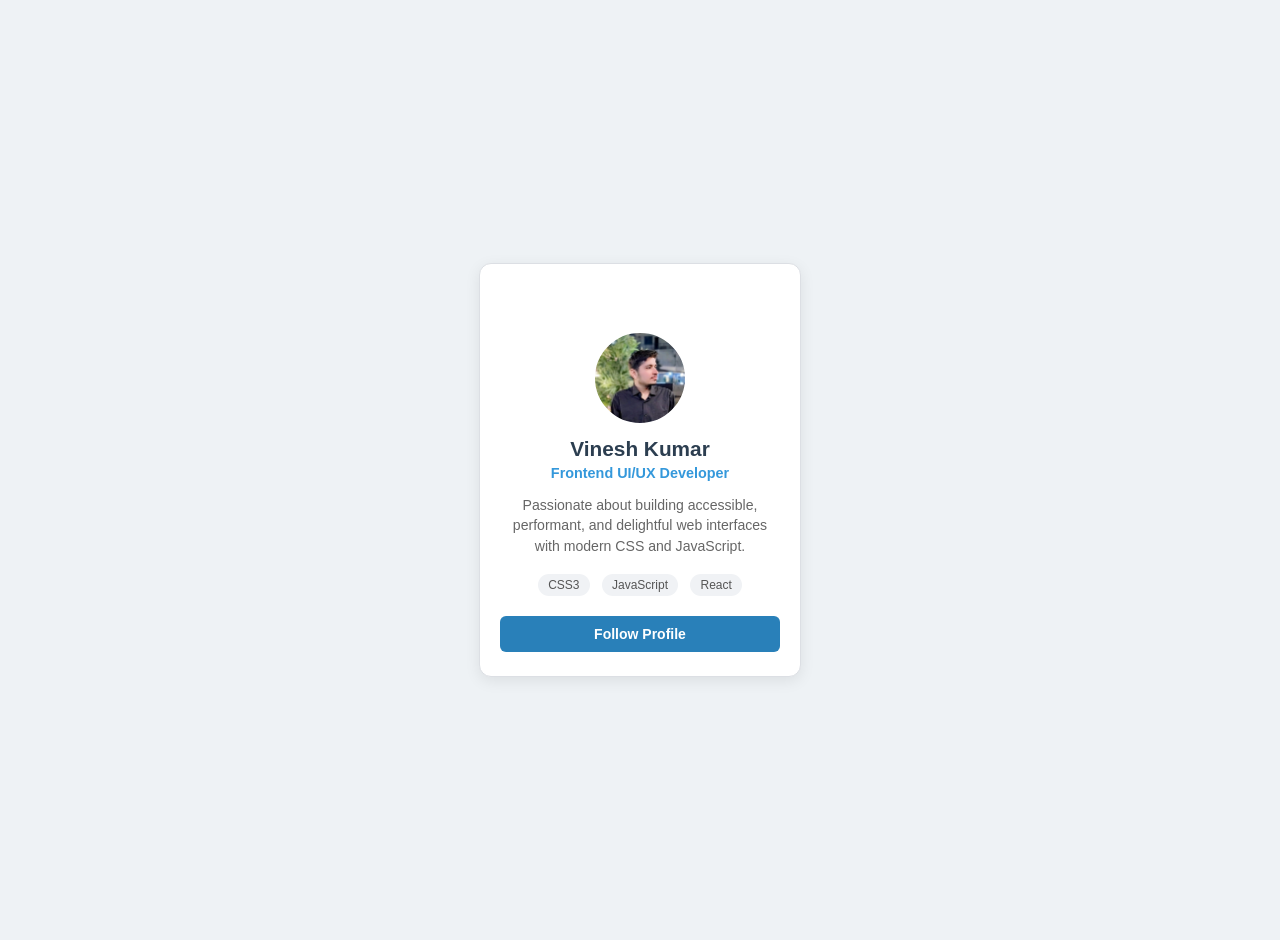
<file: lab-profile_card/index.html>
<!DOCTYPE html> 
<html lang="en"> 
  <head> 
    <meta charset="UTF-8" /> 
    <meta name="viewport" content="width=device-width, initial-scale=1.0" /> 
    <title>Profile Card Layout</title> 
    <link rel="stylesheet" href="styles.css" /> 
  </head> 
  <body> 
    <div class="profile-card"> 
      <div class="card-banner"></div> 
      <div class="profile-content"> 
        <div class="avatar"></div> 
        <h2 class="profile-name">Vinesh Kumar</h2> 
        <p class="profile-role">Frontend UI/UX Developer</p> 
        <p class="profile-bio"> 
          Passionate about building accessible, performant, and delightful web 
interfaces with modern CSS and JavaScript. 
        </p> 
        <div class="profile-stats"> 
          <span class="badge">CSS3</span> 
          <span class="badge">JavaScript</span> 
          <span class="badge">React</span> 
        </div> 
        <button class="follow-btn">Follow Profile</button> 
</div> 
</div> 
</body> 
</html>
</file>
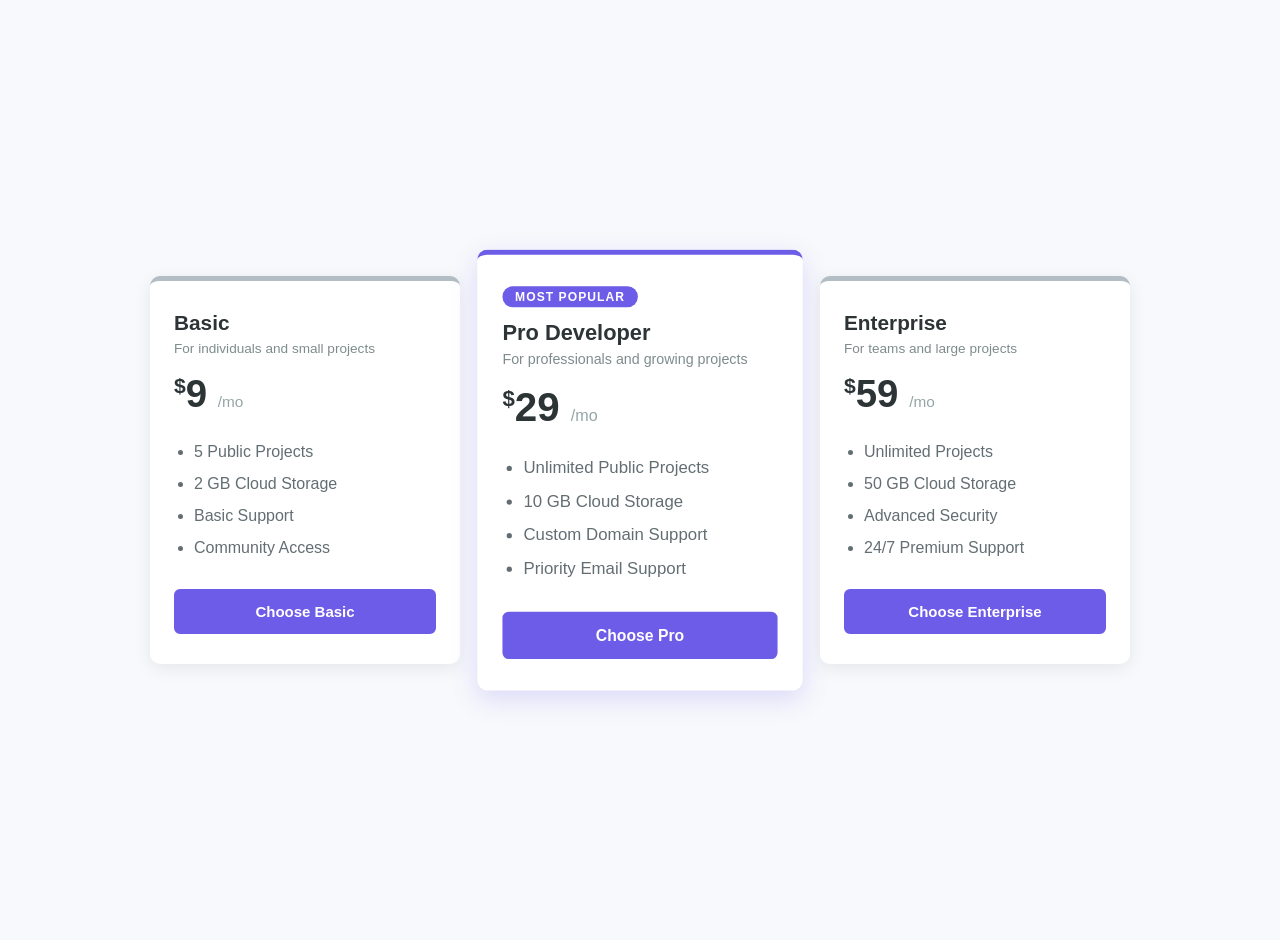
<file: lab_pricing_card/index.html>
<!DOCTYPE html>
<html lang="en">
<head>
    <meta charset="UTF-8">
    <meta name="viewport" content="width=device-width, initial-scale=1.0">
    <title>Pricing Cards</title>
    <link rel="stylesheet" href="styles.css">
</head>

<body>

    <div class="pricing-container">

        
        <div class="pricing-card">
            <div class="pricing-header">
                <h3 class="plan-name">Basic</h3>
                <p class="plan-subtitle">For individuals and small projects</p>

                <div class="price">
                    <span class="currency">$</span>9
                    <span class="period">/mo</span>
                </div>
            </div>

            <ul class="features-list">
                <li>5 Public Projects</li>
                <li>2 GB Cloud Storage</li>
                <li>Basic Support</li>
                <li>Community Access</li>
            </ul>

            <button class="pricing-btn">Choose Basic</button>
        </div>


        
        <div class="pricing-card popular">

            <div class="tier-tag">MOST POPULAR</div>

            <div class="pricing-header">
                <h3 class="plan-name">Pro Developer</h3>
                <p class="plan-subtitle">
                    For professionals and growing projects
                </p>

                <div class="price">
                    <span class="currency">$</span>29
                    <span class="period">/mo</span>
                </div>
            </div>

            <ul class="features-list">
                <li>Unlimited Public Projects</li>
                <li>10 GB Cloud Storage</li>
                <li>Custom Domain Support</li>
                <li>Priority Email Support</li>
            </ul>

            <button class="pricing-btn">Choose Pro</button>
        </div>


        
        <div class="pricing-card">
            <div class="pricing-header">
                <h3 class="plan-name">Enterprise</h3>
                <p class="plan-subtitle">For teams and large projects</p>

                <div class="price">
                    <span class="currency">$</span>59
                    <span class="period">/mo</span>
                </div>
            </div>

            <ul class="features-list">
                <li>Unlimited Projects</li>
                <li>50 GB Cloud Storage</li>
                <li>Advanced Security</li>
                <li>24/7 Premium Support</li>
            </ul>

            <button class="pricing-btn">Choose Enterprise</button>
        </div>

    </div>

</body>
</html>
</file>
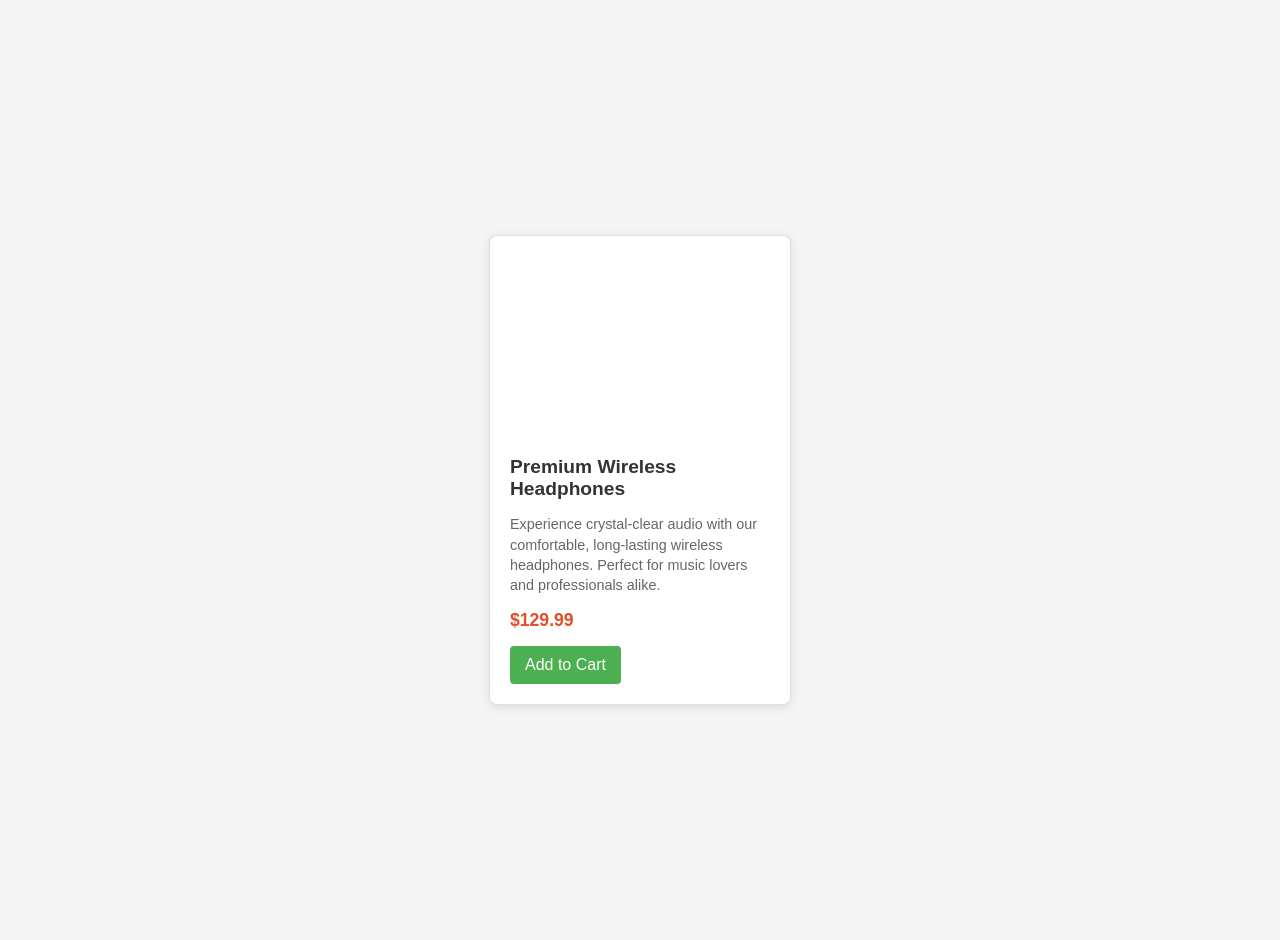
<file: lab_product_card/index.html>
<!DOCTYPE html> 
<html lang="en"> 
 <head> 
    <meta charset="UTF-8" /> 
    <meta name="viewport" content="width=device-width, initial-scale=1.0" /> 
    <title>Product Card Layout</title> 
    <link rel="stylesheet" href="styles.css" /> 
 </head> 
<body> 
     <div class="product-card"> 
      <div class="product-image"></div> 
      <div class="product-info"> 
        <h2 class="product-title">Premium Wireless Headphones</h2> 
        <p class="product-description"> 
          Experience crystal-clear audio with our comfortable, long-lasting 
          wireless headphones. Perfect for music lovers and professionals alike. 
        </p> 
        <div class="product-price">$129.99</div> 
        <button class="product-button">Add to Cart</button> 
      </div> 
    </div> 
</body> 
</html>
</file>
<file: lab-profile_card/styles.css>
body { 
font-family: Arial, sans-serif; 
background-color: #eef2f5; 
margin: 0; 
padding: 20px; 
display: flex; 
justify-content: center; 
align-items: center; 
min-height: 100vh; 
} 
.profile-card { 
background-color: #ffffff; 
border-radius: 12px; 
box-shadow: 0 4px 15px rgba(0, 0, 0, 0.08); 
overflow: hidden; 
width: 320px; 
border: 1px solid #dcdfe4; 
}
.card-banner { 
width: 100%; 
height: 110px; 
background-image: 
url("https://cdn.pixabay.com/photo/2016/06/02/02/33/triangles-1430105_1280.png"); 
background-size: cover; 
background-position: center; 
} 
.profile-content { 
padding: 0 20px 24px; 
text-align: center; 
} 
.avatar { 
width: 90px; 
height: 90px; 
border-radius: 50%; 
border: 4px solid #ffffff; 
background-image: 
url("vini.jpeg"); 
background-size: cover; 
background-position: center; 
margin: -45px auto 10px; 
}
.profile-name { 
font-size: 1.3em; 
font-weight: bold; 
color: #2c3e50; 
margin: 8px 0 4px; 
} 
.profile-role { 
font-size: 0.9em; 
color: #3498db; 
font-weight: 600; 
margin: 0 0 12px; 
} 
.profile-bio { 
color: #666; 
font-size: 0.88em; 
line-height: 1.45; 
margin-bottom: 16px; 
}
.profile-stats { 
margin-bottom: 18px; 
} 
.badge { 
display: inline-block; 
background-color: #f0f2f5; 
color: #555; 
font-size: 0.75em; 
padding: 4px 10px; 
border-radius: 12px; 
margin: 2px 4px; 
} 
.follow-btn { 
background-color: #2980b9; 
color: #ffffff; 
border: none; 
padding: 10px 24px; 
font-size: 14px; 
font-weight: bold; 
border-radius: 6px; 
cursor: pointer; 
width: 100%; 
transition: background-color 0.3s; 
} 
.follow-btn:hover { 
background-color: #1f6391; 
}
</file>
<file: lab_pricing_card/styles.css>
body {
    font-family: Arial, sans-serif;
    background-color: #f7f9fc;
    margin: 0;
    padding: 20px;

    display: flex;
    justify-content: center;
    align-items: center;

    min-height: 100vh;
}



.pricing-container {
    display: flex;
    justify-content: center;
    align-items: center;
    gap: 25px;
}



.pricing-card {
    background-color: #ffffff;
    border-radius: 10px;

    box-shadow: 0 4px 18px rgba(0, 0, 0, 0.08);

    width: 310px;

    position: relative;

    border-top: 5px solid #b2bec3;

    padding: 30px 24px;

    box-sizing: border-box;
}



.pricing-card.popular {
    border-top: 5px solid #6c5ce7;

    transform: scale(1.05);

    box-shadow: 0 8px 25px rgba(108, 92, 231, 0.20);
}



.tier-tag {
    background-color: #6c5ce7;

    color: #ffffff;

    font-size: 0.72em;

    font-weight: bold;

    letter-spacing: 1px;

    padding: 4px 12px;

    border-radius: 12px;

    display: inline-block;

    margin-bottom: 12px;
}



.plan-name {
    margin: 0 0 6px;

    color: #2d3436;

    font-size: 1.3em;
}



.plan-subtitle {
    margin: 0 0 16px;

    color: #7f8c8d;

    font-size: 0.85em;
}



.price {
    font-size: 2.4em;

    font-weight: bold;

    color: #2d3436;

    margin-bottom: 20px;
}



.price .currency {
    font-size: 0.55em;

    vertical-align: super;
}



.price .period {
    font-size: 0.4em;

    color: #95a5a6;

    font-weight: normal;
}



.features-list {
    padding-left: 20px;

    margin-bottom: 25px;

    color: #636e72;

    line-height: 2;
}



.pricing-btn {
    width: 100%;

    background-color: #6c5ce7;

    color: #ffffff;

    border: 2px solid #6c5ce7;

    padding: 12px;

    font-size: 15px;

    font-weight: bold;

    border-radius: 6px;

    cursor: pointer;

    transition: all 0.3s ease;
}



.pricing-btn:hover {
    background-color: transparent;

    color: #6c5ce7;
}



@media (max-width: 1000px) {

    .pricing-container {
        flex-direction: column;
    }

    .pricing-card.popular {
        transform: scale(1);
    }

}
</file>
<file: lab_product_card/styles.css>
body { 
font-family: Arial, sans-serif; 
background-color: #f4f4f4; 
margin: 0; 
padding: 20px; 
display: flex; 
justify-content: center; 
align-items: center; 
min-height: 100vh; 

}
.product-card { 
background-color: #ffffff; 
border-radius: 8px; 
box-shadow: 0 2px 10px rgba(0, 0, 0, 0.1); 
overflow: hidden; 
width: 300px; 
margin: 20px; 
border: 1px solid #e0e0e0; 
}
.product-image { 
width: 100%; 
height: 200px; 
background-image: url("https://cdn.pixabay.com/photo/2020/01/26/20/14/computer-4795762_1280.jpg"); 
background-size: cover; 
background-position: center; 
} 
.product-info { 
padding: 20px; 
}
.product-title { 
font-size: 1.2em; 
font-weight: bold; 
color: #333; 
margin-top: 0; 
margin-right: 0; 
margin-bottom: 10px; 
margin-left: 0; 
} 
.product-description { 
  color: #666; 
  font-size: 0.9em; 
  line-height: 1.4; 
  margin-bottom: 15px; 
} 
.product-price { 
font-size: 1.1em; 
color: #e44d26; 
font-weight: bold; 
margin-bottom: 15px; 
}
.product-button { 
background-color: #4caf50; 
color: white; 
border: none; 
padding: 10px 15px; 
text-align: center; 
text-decoration: none; 
display: inline-block; 
font-size: 16px; 
border-radius: 4px; 
cursor: pointer; 
transition: background-color 0.3s; 
} 
.product-button:hover { 
background-color: #45a049; 
}
</file>
